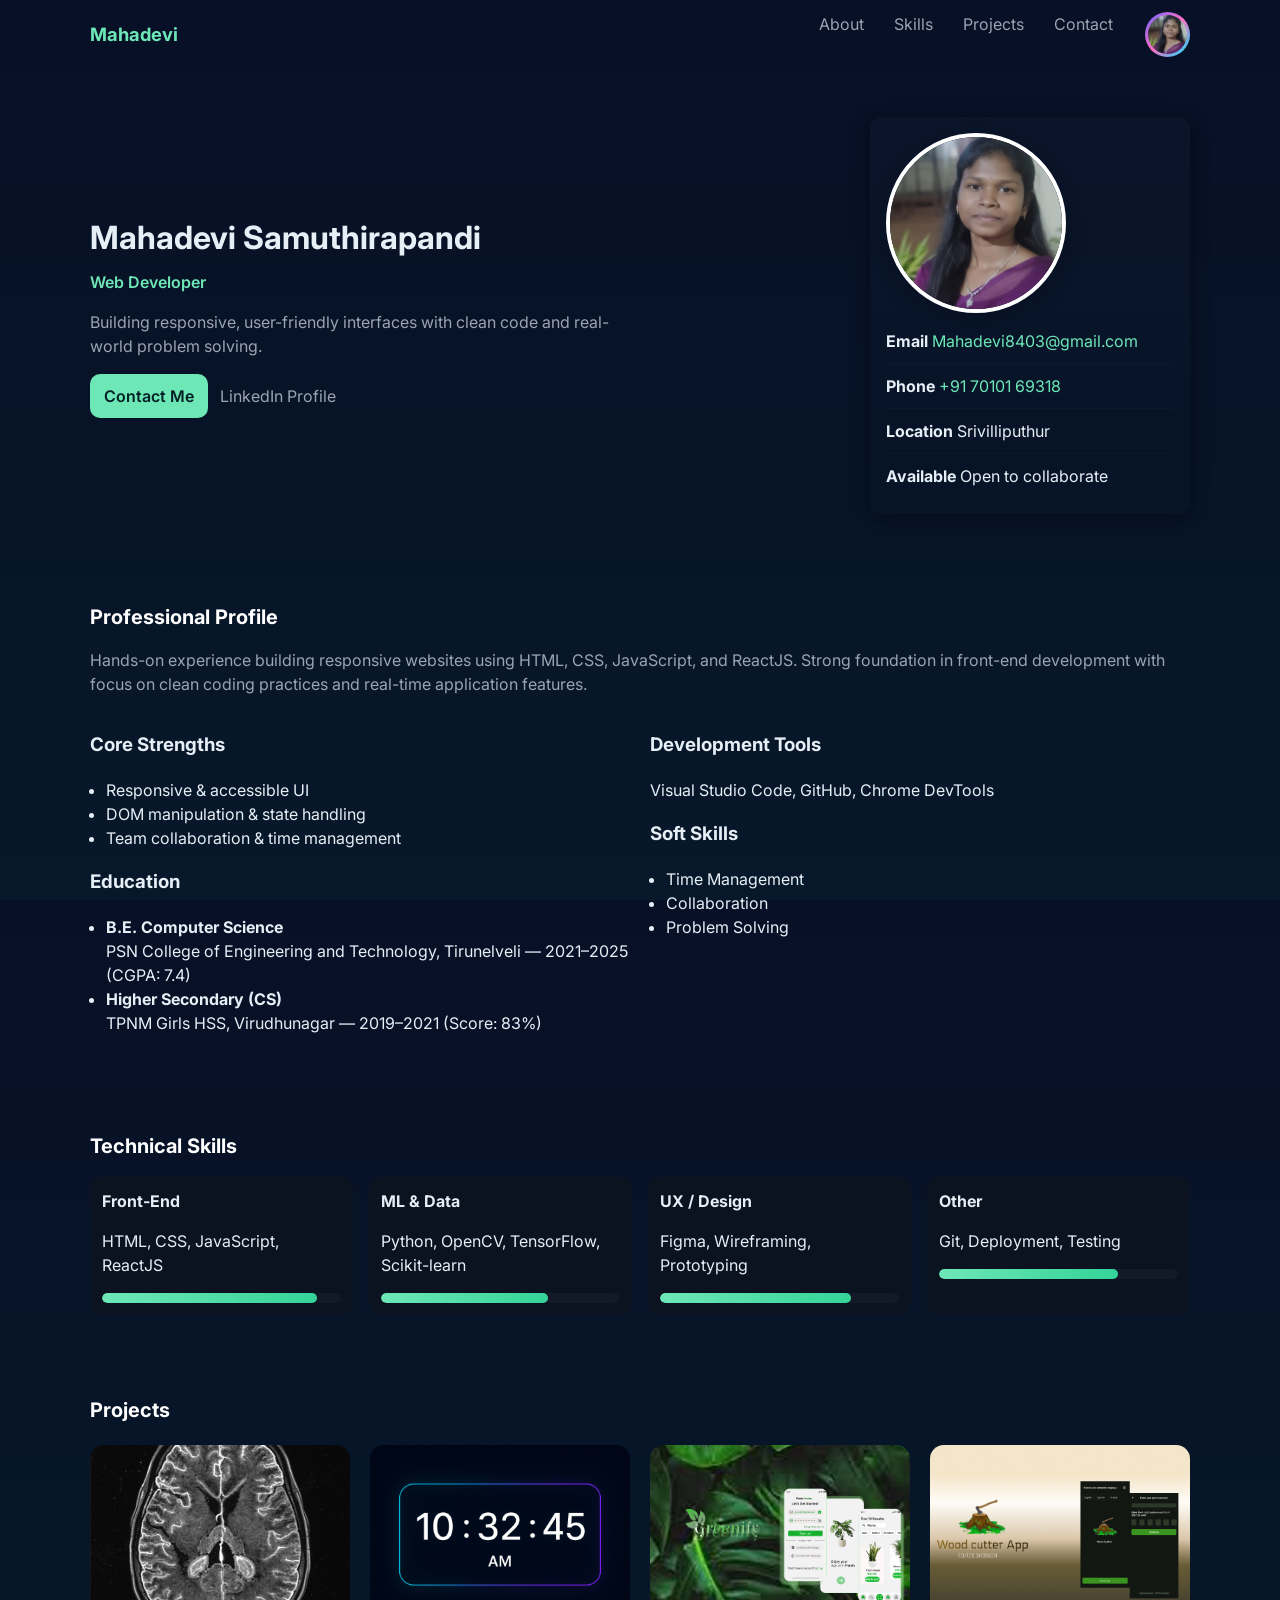
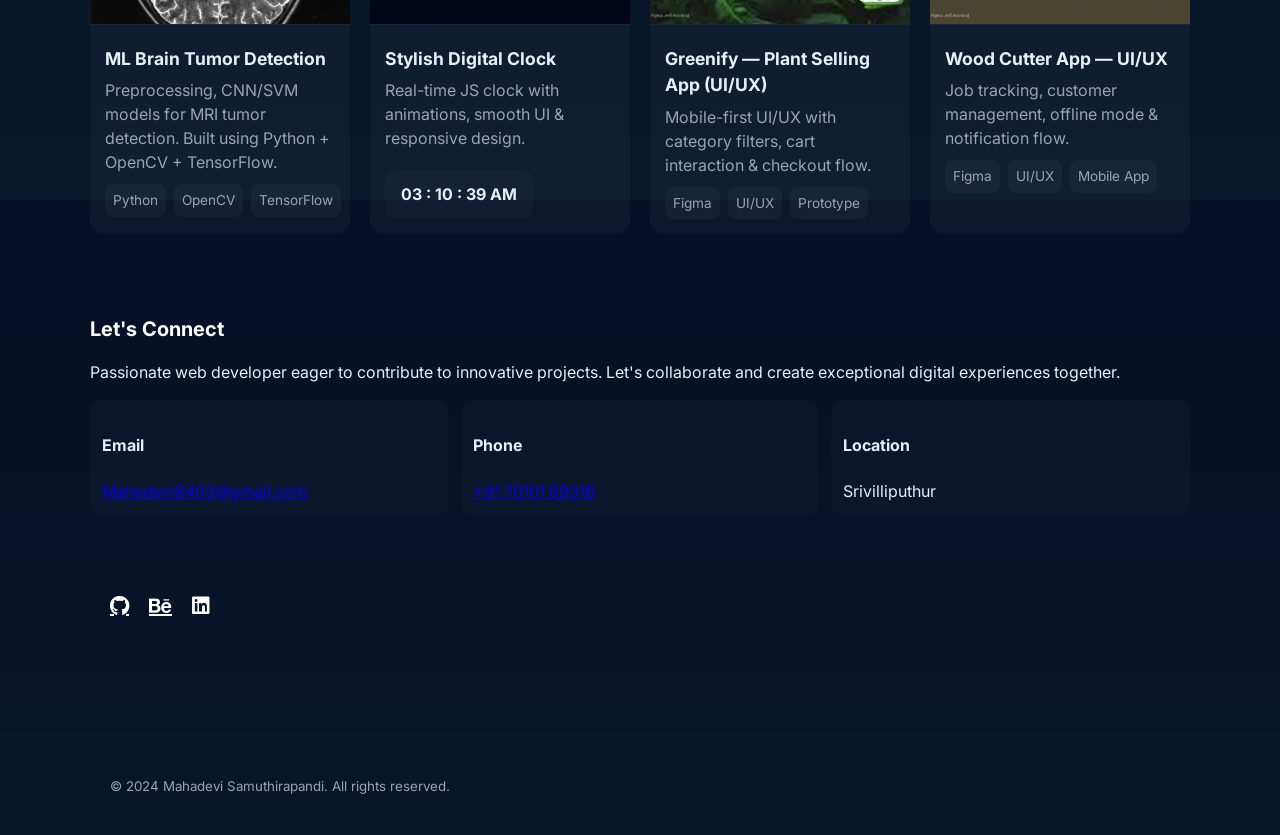
<file: index.html>
<!doctype html>
<html lang="en">
<head>
  <meta charset="utf-8" />
  <meta name="viewport" content="width=device-width,initial-scale=1" />
  <title>Mahadevi Samuthirapandi — About</title>

  <!-- Optional font -->
  <link href="https://fonts.googleapis.com/css2?family=Inter:wght@300;400;600;700&display=swap" rel="stylesheet">
  <link rel="stylesheet" href="https://cdnjs.cloudflare.com/ajax/libs/font-awesome/6.5.0/css/all.min.css" />

  <link rel="stylesheet" href="style.css" />
</head>
<body>
  <header class="site-header">
    <nav class="nav container">
      <a class="brand" href="#">Mahadevi</a>
      <ul class="nav-links">
        <li><a href="#about">About</a></li>
        <li><a href="#skills">Skills</a></li>
        <li><a href="#projects">Projects</a></li>
        <li><a href="#contact">Contact</a></li>
        <div class="nav-right">
        <img src="images/profile.jpg" class="nav-logo" alt="Logo" />
    </div>
      </ul>
      
      <button id="navToggle" class="hamburger" aria-label="Open menu">☰</button>
    </nav>
  </header>

  <main>
    <section class="hero container" id="home">
      <div class="hero-left">
        <h1 class="name">Mahadevi Samuthirapandi</h1>
        <p class="role">Web Developer</p>
        <p class="tagline">Building responsive, user-friendly interfaces with clean code and real-world problem solving.</p>
        <div class="cta">
          <a class="btn" href="#contact">Contact Me</a>
          <a class="link" href="https://www.linkedin.com/in/mahadevi-ramalakshmi-55957528a" target="_blank" rel="noopener">LinkedIn Profile</a>
        </div>
      </div>
      <div class="hero-right">
  <div class="profile-card profile-flex">

      <!-- LEFT COLUMN -->
      <div class="profile-left">
        <img src="images/profile.jpg" alt="Mahadevi Samuthirapandi" class="profile-pic" />
      </div>

      <!-- RIGHT COLUMN -->
      <div class="profile-right">
        <div class="profile-item">
          <strong>Email</strong>
          <a href="mailto:Mahadevi8403@gmail.com">Mahadevi8403@gmail.com</a>
        </div>

        <div class="profile-item">
          <strong>Phone</strong>
          <a href="tel:+917010169318">+91 70101 69318</a>
        </div>

        <div class="profile-item">
          <strong>Location</strong>
          <span>Srivilliputhur</span>
        </div>

        <div class="profile-item">
          <strong>Available</strong>
          <span>Open to collaborate</span>
        </div>
      </div>

  </div>
</div>

    </section>

    <section id="about" class="container section">
      <h2 class="section-title">Professional Profile</h2>
      <p class="lead">Hands-on experience building responsive websites using HTML, CSS, JavaScript, and ReactJS. Strong foundation in front-end development with focus on clean coding practices and real-time application features.</p>

      <div class="two-col">
        <div>
          <h3>Core Strengths</h3>
          <ul class="bullets">
            <li>Responsive & accessible UI</li>
            <li>DOM manipulation & state handling</li>
            <li>Team collaboration & time management</li>
          </ul>

          <h3>Education</h3>
          <ul class="edu">
            <li>
              <strong>B.E. Computer Science</strong><br>
              PSN College of Engineering and Technology, Tirunelveli — 2021–2025 (CGPA: 7.4)
            </li>
            <li>
              <strong>Higher Secondary (CS)</strong><br>
              TPNM Girls HSS, Virudhunagar — 2019–2021 (Score: 83%)
            </li>
          </ul>
        </div>

        <div>
          <h3>Development Tools</h3>
          <p>Visual Studio Code, GitHub, Chrome DevTools</p>

          <h3>Soft Skills</h3>
          <ul class="bullets">
            <li>Time Management</li>
            <li>Collaboration</li>
            <li>Problem Solving</li>
          </ul>
        </div>
      </div>
    </section>

    <section id="skills" class="container section">
      <h2 class="section-title">Technical Skills</h2>
      <div class="skills-grid">
        <div class="skill">
          <h4>Front-End</h4>
          <p>HTML, CSS, JavaScript, ReactJS</p>
          <div class="progress"><div style="width:90%"></div></div>
        </div>

        <div class="skill">
          <h4>ML & Data</h4>
          <p>Python, OpenCV, TensorFlow, Scikit-learn</p>
          <div class="progress"><div style="width:70%"></div></div>
        </div>

        <div class="skill">
          <h4>UX / Design</h4>
          <p>Figma, Wireframing, Prototyping</p>
          <div class="progress"><div style="width:80%"></div></div>
        </div>

        <div class="skill">
          <h4>Other</h4>
          <p>Git, Deployment, Testing</p>
          <div class="progress"><div style="width:75%"></div></div>
        </div>
      </div>
    </section>

    <section id="projects" class="container section">
  <h2 class="section-title">Projects</h2>

  <div class="projects-grid">

    <!-- Project 1 -->
    <div class="project-card">
      <img src="images/project-tumor.jpg.jpg" alt="ML Brain Tumor Detection" class="project-img" />

      <div class="project-info">
        <h3>ML Brain Tumor Detection</h3>
        <p>Preprocessing, CNN/SVM models for MRI tumor detection. Built using Python + OpenCV + TensorFlow.</p>
        <div class="tags">
          <span>Python</span><span>OpenCV</span><span>TensorFlow</span>
        </div>
      </div>
    </div>

    <!-- Project 2 -->
    <div class="project-card">
      <img src="images/project-clock.jpg.png" alt="Digital Clock" class="project-img" />

      <div class="project-info">
        <h3>Stylish Digital Clock</h3>
        <p>Real-time JS clock with animations, smooth UI & responsive design.</p>
        <div class="clock" id="demoClock">-- : -- : --</div>
      </div>
    </div>

    <!-- Project 3 -->
    <div class="project-card">
      <img src="images/project-greenify.jpg.png" alt="Greenify App" class="project-img" />

      <div class="project-info">
        <h3>Greenify — Plant Selling App (UI/UX)</h3>
        <p>Mobile-first UI/UX with category filters, cart interaction & checkout flow.</p>
        <div class="tags">
          <span>Figma</span><span>UI/UX</span><span>Prototype</span>
        </div>
      </div>
    </div>

    <!-- Project 4 -->
    <div class="project-card">
      <img src="images/project-woodcutter.jpg.png" alt="Wood Cutter App" class="project-img" />

      <div class="project-info">
        <h3>Wood Cutter App — UI/UX</h3>
        <p>Job tracking, customer management, offline mode & notification flow.</p>
        <div class="tags">
          <span>Figma</span><span>UI/UX</span><span>Mobile App</span>
        </div>
      </div>
    </div>

  </div>
</section>


    <section id="contact" class="container section contact-section">
      <h2 class="section-title">Let's Connect</h2>
      <p>Passionate web developer eager to contribute to innovative projects. Let's collaborate and create exceptional digital experiences together.</p>

      <div class="contact-grid">
        <div class="contact-card">
          <h4>Email</h4>
          <a href="mailto:Mahadevi8403@gmail.com">Mahadevi8403@gmail.com</a>
        </div>
        <div class="contact-card">
          <h4>Phone</h4>
          <a href="tel:+917010169318">+91 70101 69318</a>
        </div>
        <div class="contact-card">
          <h4>Location</h4>
          <span>Srivilliputhur</span>
        </div>
      </div>

      <footer class="site-footer">
  <div class="container">

    <div class="footer-links">
      <a href="https://github.com/mahadevi2432004" target="_blank">
        <i class="fab fa-github"></i> 
      </a>

      <a href="https://www.behance.net/mahadevis" target="_blank">
        <i class="fab fa-behance"></i>
      </a>

      <a href="https://www.linkedin.com/in/mahadevi-ramalakshmi-55957528a" target="_blank">
        <i class="fab fa-linkedin"></i> 
      </a>
    </div>

  </div>
</footer>

    </section>
  </main>

  <footer class="site-footer">
    <div class="container">
      <small>© 2024 Mahadevi Samuthirapandi. All rights reserved.</small>
    </div>
  </footer>

  <script src="script.js"></script>
</body>
</html>
</file>
<file: style.css>
:root{
  --bg:#0f1724;
  --card:#0b1220;
  --muted:#9aa4b2;
  --accent:#6ee7b7;
  --glass: rgba(255,255,255,0.03);
  --container: 1100px;
  --radius: 12px;
  font-family: "Inter", system-ui, -apple-system, "Segoe UI", Roboto, "Helvetica Neue", Arial;
}

*{box-sizing:border-box}
html,body{height:100%}
body{
  margin:0;
  background: linear-gradient(180deg,#071026 0%, #07182a 100%);
  color:#e6eef6;
  -webkit-font-smoothing:antialiased;
  -moz-osx-font-smoothing:grayscale;
  line-height:1.5;
}

.container{max-width:var(--container);margin:0 auto;padding:1.25rem}

.site-header{backdrop-filter: blur(6px);position:sticky;top:0;z-index:40}
.nav{display:flex;align-items:center;justify-content:space-between;padding:12px 0}
.brand{font-weight:700;color:var(--accent);text-decoration:none;font-size:1.15rem}
.nav-links{list-style:none;display:flex;gap:14px;margin:0;padding:0}
.nav-links a{color:var(--muted);text-decoration:none;padding:8px;border-radius:8px}
.nav-links a:hover{color:#fff;background:var(--glass)}

.hamburger{display:none;background:none;border:0;color:var(--muted);font-size:20px}

.hero{display:flex;gap:2rem;align-items:center;padding:3rem 0}
.hero-left{flex:1}
.hero-right{width:320px}
.name{font-size:2rem;margin:0}
.role{color:var(--accent);margin:8px 0;font-weight:600}
.tagline{color:var(--muted);max-width:54ch}
.cta{margin-top:1rem;display:flex;gap:12px;align-items:center}
.btn{background:var(--accent);color:#042025;padding:10px 14px;border-radius:10px;text-decoration:none;font-weight:600}
.link{color:var(--muted);text-decoration:none}

.profile-card{background:linear-gradient(180deg, rgba(255,255,255,0.02), transparent);padding:16px;border-radius:12px;box-shadow:0 6px 18px rgba(4,8,15,0.6)}
.profile-item{padding:10px 0;border-bottom:1px solid rgba(255,255,255,0.02)}
.profile-item:last-child{border-bottom:0}
.profile-item a{color:var(--accent);text-decoration:none}

.section{padding:2.5rem 0}
.section-title{margin:0 0 10px;font-size:1.25rem;color:#fff}
.lead{color:var(--muted);margin-bottom:1rem}

.two-col{display:grid;grid-template-columns:1fr 1fr;gap:1.25rem}
.bullets{padding-left:1rem}
.edu{padding-left:1rem}

.skills-grid{display:grid;grid-template-columns:repeat(auto-fit,minmax(220px,1fr));gap:1rem;margin-top:1rem}
.skill{background:var(--card);padding:12px;border-radius:12px}
.skill h4{margin:0 0 6px}
.progress{height:10px;background:rgba(255,255,255,0.03);border-radius:999px;overflow:hidden;margin-top:8px}
.progress > div{height:100%;background:linear-gradient(90deg,var(--accent),#34d399);border-radius:999px;transition:width 900ms ease}

.project{background:linear-gradient(180deg, rgba(255,255,255,0.02), transparent);padding:14px;border-radius:12px;margin-bottom:12px}
.tags{display:flex;gap:8px;margin-top:8px}
.tags span{background:rgba(255,255,255,0.03);padding:6px 8px;border-radius:8px;color:var(--muted);font-size:0.85rem}

.clock{margin-top:10px;font-weight:700;background:rgba(255,255,255,0.02);display:inline-block;padding:12px 16px;border-radius:10px}

.contact-grid{display:grid;grid-template-columns:repeat(auto-fit,minmax(200px,1fr));gap:12px;margin-top:12px}
.contact-card{background:rgba(255,255,255,0.02);padding:12px;border-radius:12px}
.footer-links{margin-top:12px;color:var(--muted)}

.site-footer{border-top:1px solid rgba(255,255,255,0.02);padding:18px 0;margin-top:30px;color:var(--muted)}

/* responsive */
@media (max-width:900px){
  .hero{flex-direction:column;align-items:flex-start}
  .hero-right{width:100%}
  .nav-links{display:none}
  .hamburger{display:inline-block}
  .two-col{grid-template-columns:1fr}
}

/* small animations */
.project, .skill, .profile-card {transform: translateY(8px); opacity: 0; animation: slideIn .6s ease forwards}
.project:nth-child(1){animation-delay:0.08s}
.project:nth-child(2){animation-delay:0.12s}
.project:nth-child(3){animation-delay:0.16s}
.skill:nth-child(1){animation-delay:0.08s}
@keyframes slideIn {
  to {transform:none; opacity:1}
}



/* ✨ GLOBAL FADE-IN ANIMATION */
section, .hero, .project, .skill, .contact-card {
    animation: fadeUp 0.8s ease forwards;
    opacity: 0;
}
@keyframes fadeUp {
    0% { opacity: 0; transform: translateY(25px); }
    100% { opacity: 1; transform: translateY(0); }
}

/* ✨ HOVER EFFECT FOR CARDS */
.project, .skill, .contact-card, .profile-card {
    transition: 0.4s ease;
}
.project:hover,
.skill:hover,
.contact-card:hover,
.profile-card:hover {
    transform: translateY(-6px);
    box-shadow: 0 10px 25px rgba(0,0,0,0.35);
}

/* ✨ BUTTON ANIMATION */
.btn {
    transition: 0.3s ease;
}
.btn:hover {
    background: #34d399;
    transform: translateY(-4px);
}

/* ✨ NAVBAR LINK HOVER */


/* ✨ PROFILE PICTURE FLOAT ANIMATION */
.profile-pic {
    animation: floatPic 4s ease-in-out infinite;
}
@keyframes floatPic {
    0% { transform: translateY(0); }
    50% { transform: translateY(-10px); }
    100% { transform: translateY(0); }
}

/* ✨ PROFILE PIC ON HOVER */
.profile-pic:hover {
    transform: scale(1.08);
    box-shadow: 0 6px 25px rgba(0,0,0,0.4);
}

/* ✨ PROJECT TAG HOVER */
.tags span {
    transition: 0.3s ease;
}
.tags span:hover {
    background: var(--accent);
    color: #042025;
    transform: translateY(-3px);
}

/* ✨ CONTACT CARD HOVER */
.contact-card:hover {
    background: rgba(255,255,255,0.08);
}

/* ✨ CLOCK HOVER */
.clock {
    transition: 0.3s ease;
}
.clock:hover {
    transform: scale(1.05);
}

/* RESPONSIVE FIXES */
@media (max-width: 900px) {
    .hero {
        flex-direction: column;
        gap: 1.5rem;
        text-align: center;
    }
    .cta {
        justify-content: center;
    }
    .hero-right {
        display: flex;
        justify-content: center;
    }

    .nav-links a {
        padding: 10px;
        display: block;
    }
}

/* EXTRA SMALL DEVICES */
@media (max-width: 480px) {
    .name {
        font-size: 1.5rem;
    }
    .profile-pic {
        width: 150px;
        height: 150px;
    }
    .btn {
        padding: 8px 12px;
    }
}
.profile-pic {
    width: 180px;          /* Adjust size here */
    height: 180px;         /* Makes perfect square */
    object-fit: cover;     /* Keeps the face centered */
    border-radius: 50%;    /* Makes it a circle */
    border: 4px solid #fff;
    box-shadow: 0 4px 20px rgba(0, 0, 0, 0.2);
    transition: transform 0.3s ease;
}

.profile-pic:hover {
    transform: scale(1.07);
}



/* MOBILE FIX */
@media (max-width: 900px) {
    .nav-logo {
        display: none; /* hide small screens or keep if you want */
    }
}

/* Right Logo */
.nav-right {
    display: flex;
    align-items: center;
    margin-left: 10px;
}

/* Main Logo */
.nav-logo {
    width: 45px;
    height: 45px;
    border-radius: 50%;
    object-fit: cover;

    /* Gradient Border */
    padding: 3px;
    background: linear-gradient(135deg, #6c63ff, #ff6ec7, #00e5ff);
    display: inline-block;

    /* Glow + Pulse + Spin (subtle) */
    animation: glow 3s ease-in-out infinite,
               pulse 4s ease-in-out infinite,
               softSpin 12s linear infinite;

    /* Shadow hover */
    transition: transform 0.4s ease, 
                box-shadow 0.4s ease;
}

/* Hover Effect */
.nav-logo:hover {
    transform: scale(1.12) rotate(8deg);
    box-shadow: 0 0 25px rgba(108, 99, 255, 0.7);
}

/* Glow Animation */
@keyframes glow {
    0% { box-shadow: 0 0 6px rgba(108, 99, 255, 0.3); }
    50% { box-shadow: 0 0 18px rgba(108, 99, 255, 0.7); }
    100% { box-shadow: 0 0 6px rgba(108, 99, 255, 0.3); }
}

/* Pulse Animation */
@keyframes pulse {
    0% { transform: scale(1); }
    50% { transform: scale(1.07); }
    100% { transform: scale(1); }
}

/* Soft Spinning Animation */
@keyframes softSpin {
    0% { transform: rotate(0deg); }
    100% { transform: rotate(360deg); }
}



.projects-grid {
  display: grid;
  grid-template-columns: repeat(auto-fit, minmax(260px, 1fr));
  gap: 20px;
  margin-top: 20px;
}

.project-card {
  background: rgba(255,255,255,0.03);
  border-radius: 14px;
  overflow: hidden;
  transition: 0.35s ease;
  animation: fadeUp 0.8s ease forwards;
  opacity: 0;
  backdrop-filter: blur(3px);
}

.project-card:hover {
  transform: translateY(-8px) scale(1.02);
  box-shadow: 0 12px 30px rgba(0,0,0,0.45);
}

.project-img {
  width: 100%;
  height: 180px;
  object-fit: cover;
  border-bottom: 1px solid rgba(255,255,255,0.04);
}

.project-info {
  padding: 15px;
}
.project-info h3 {
  margin: 0;
  font-size: 1.1rem;
}

.project-info p {
  margin: 6px 0 10px;
  color: var(--muted);
}



.footer-links {
  display: flex;
  gap: 20px;
  margin-bottom: 10px;
}

.footer-links a {
  color: #fff;
  font-size: 20px;
  display: flex;
  align-items: center;
  gap: 8px;
  transition: 0.3s;
}

.footer-links a:hover {
  color: #00eaff;
  transform: translateY(-2px);
}
</file>
